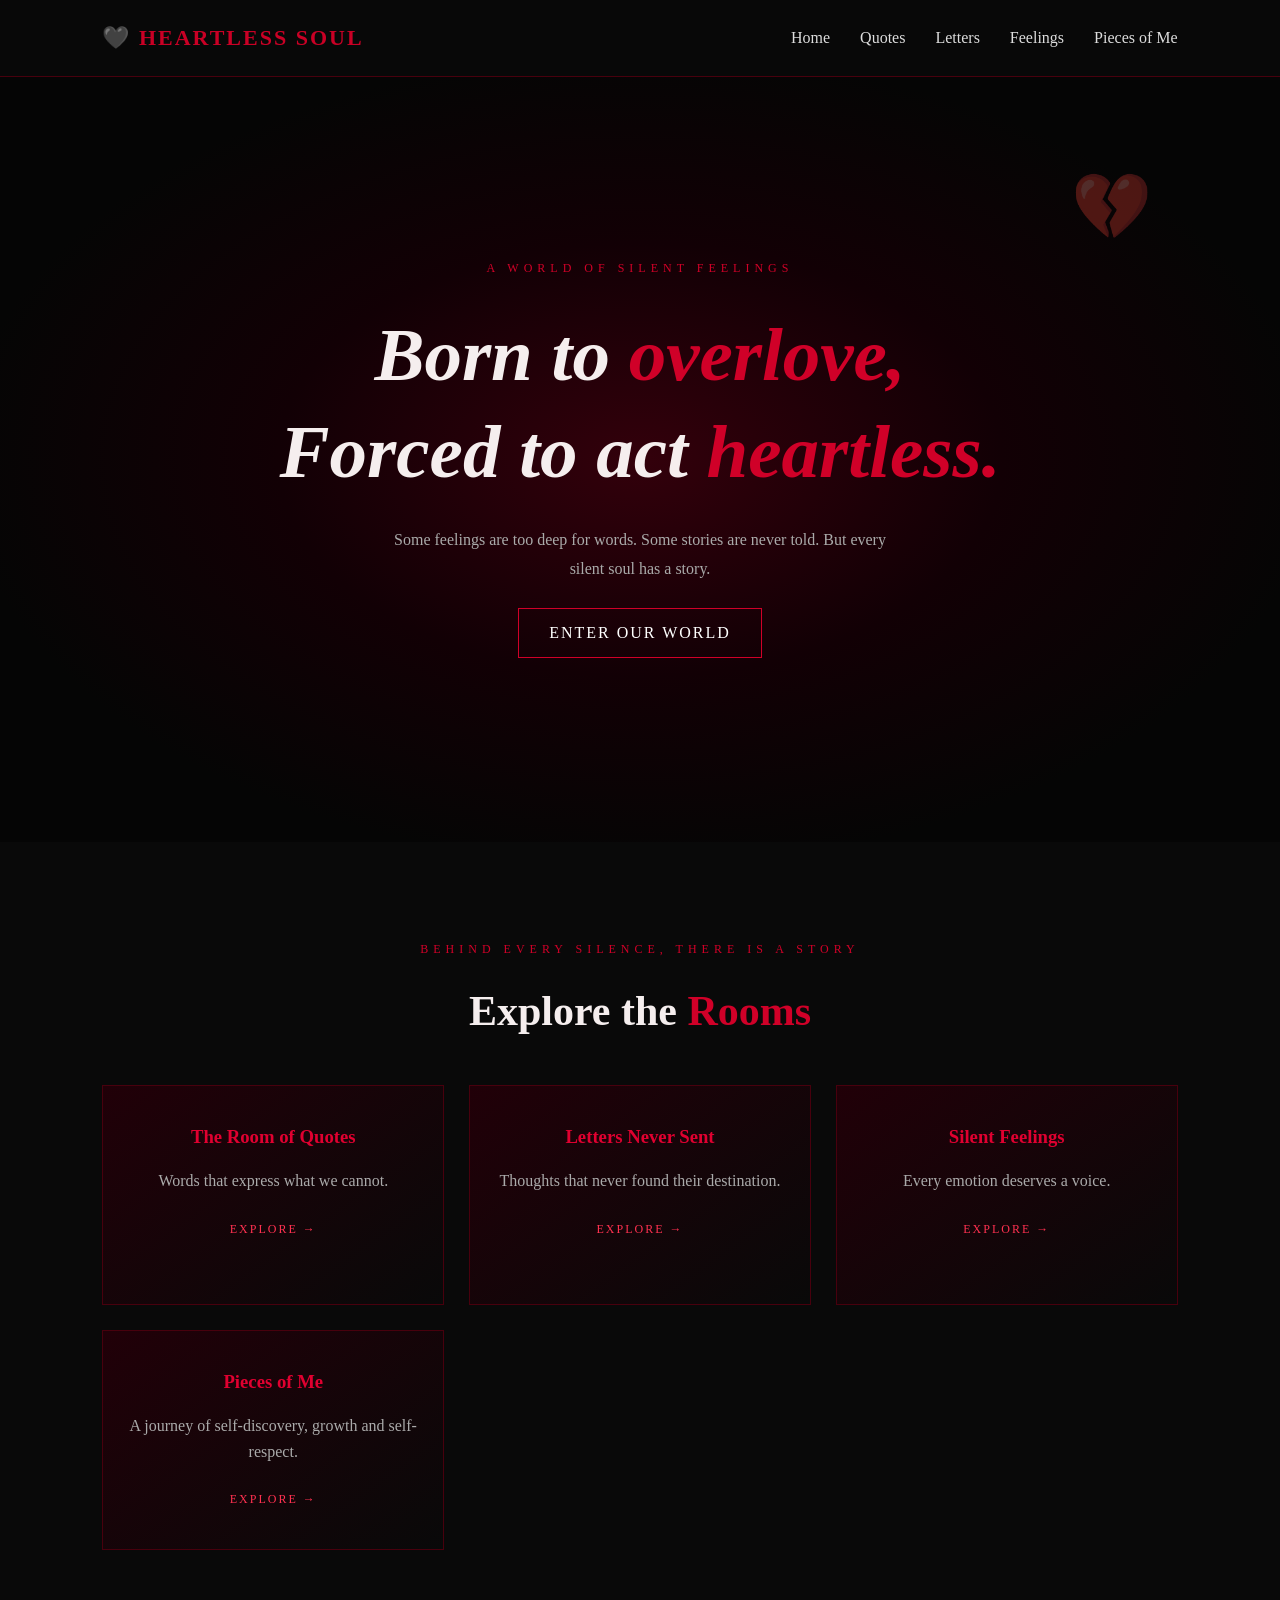
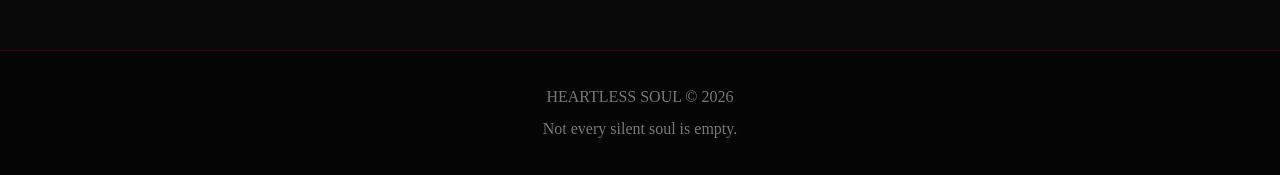
<file: index.html>
<!DOCTYPE html>
<html lang="en">
<head>
    <meta charset="UTF-8">
    <meta name="viewport" content="width=device-width, initial-scale=1.0">

    <title>Heartless Soul | A World of Silent Feelings</title>

    <link rel="stylesheet" href="style.css">
</head>

<body>

    <header>
        <a href="index.html" class="logo">
            🖤 HEARTLESS SOUL
        </a>

        <nav>
            <a href="index.html">Home</a>
            <a href="quotes.html">Quotes</a>
            <a href="letters.html">Letters</a>
            <a href="feelings.html">Feelings</a>
            <a href="pieces.html">Pieces of Me</a>
        </nav>
    </header>

    <main>

        <section class="hero">

            <p class="subtitle">A WORLD OF SILENT FEELINGS</p>

            <h1>
                Born to <span>overlove,</span><br>
                Forced to act <span>heartless.</span>
            </h1>

            <p class="description">
                Some feelings are too deep for words.
                Some stories are never told.
                But every silent soul has a story.
            </p>

            <a href="#explore" class="explore-btn">
                ENTER OUR WORLD
            </a>

            <div class="broken-heart">💔</div>

        </section>

        <section class="explore" id="explore">

            <p class="subtitle">BEHIND EVERY SILENCE, THERE IS A STORY</p>

            <h2>Explore the <span>Rooms</span></h2>

            <div class="rooms">

                <a href="quotes.html" class="room-card">
                    <h3>The Room of Quotes</h3>
                    <p>Words that express what we cannot.</p>
                    <span>EXPLORE →</span>
                </a>

                <a href="letters.html" class="room-card">
                    <h3>Letters Never Sent</h3>
                    <p>Thoughts that never found their destination.</p>
                    <span>EXPLORE →</span>
                </a>

                <a href="feelings.html" class="room-card">
                    <h3>Silent Feelings</h3>
                    <p>Every emotion deserves a voice.</p>
                    <span>EXPLORE →</span>
                </a>

<a href="pieces.html" class="room-card">
    <h3>Pieces of Me</h3>
    <p>A journey of self-discovery, growth and self-respect.</p>
    <span>EXPLORE →</span>
</a>



            </div>

        </section>

    </main>

    <footer>
        <p>HEARTLESS SOUL © 2026</p>
        <p>Not every silent soul is empty.</p>
    </footer>

    <script src="script.js"></script>

</body>
</html>
</file>
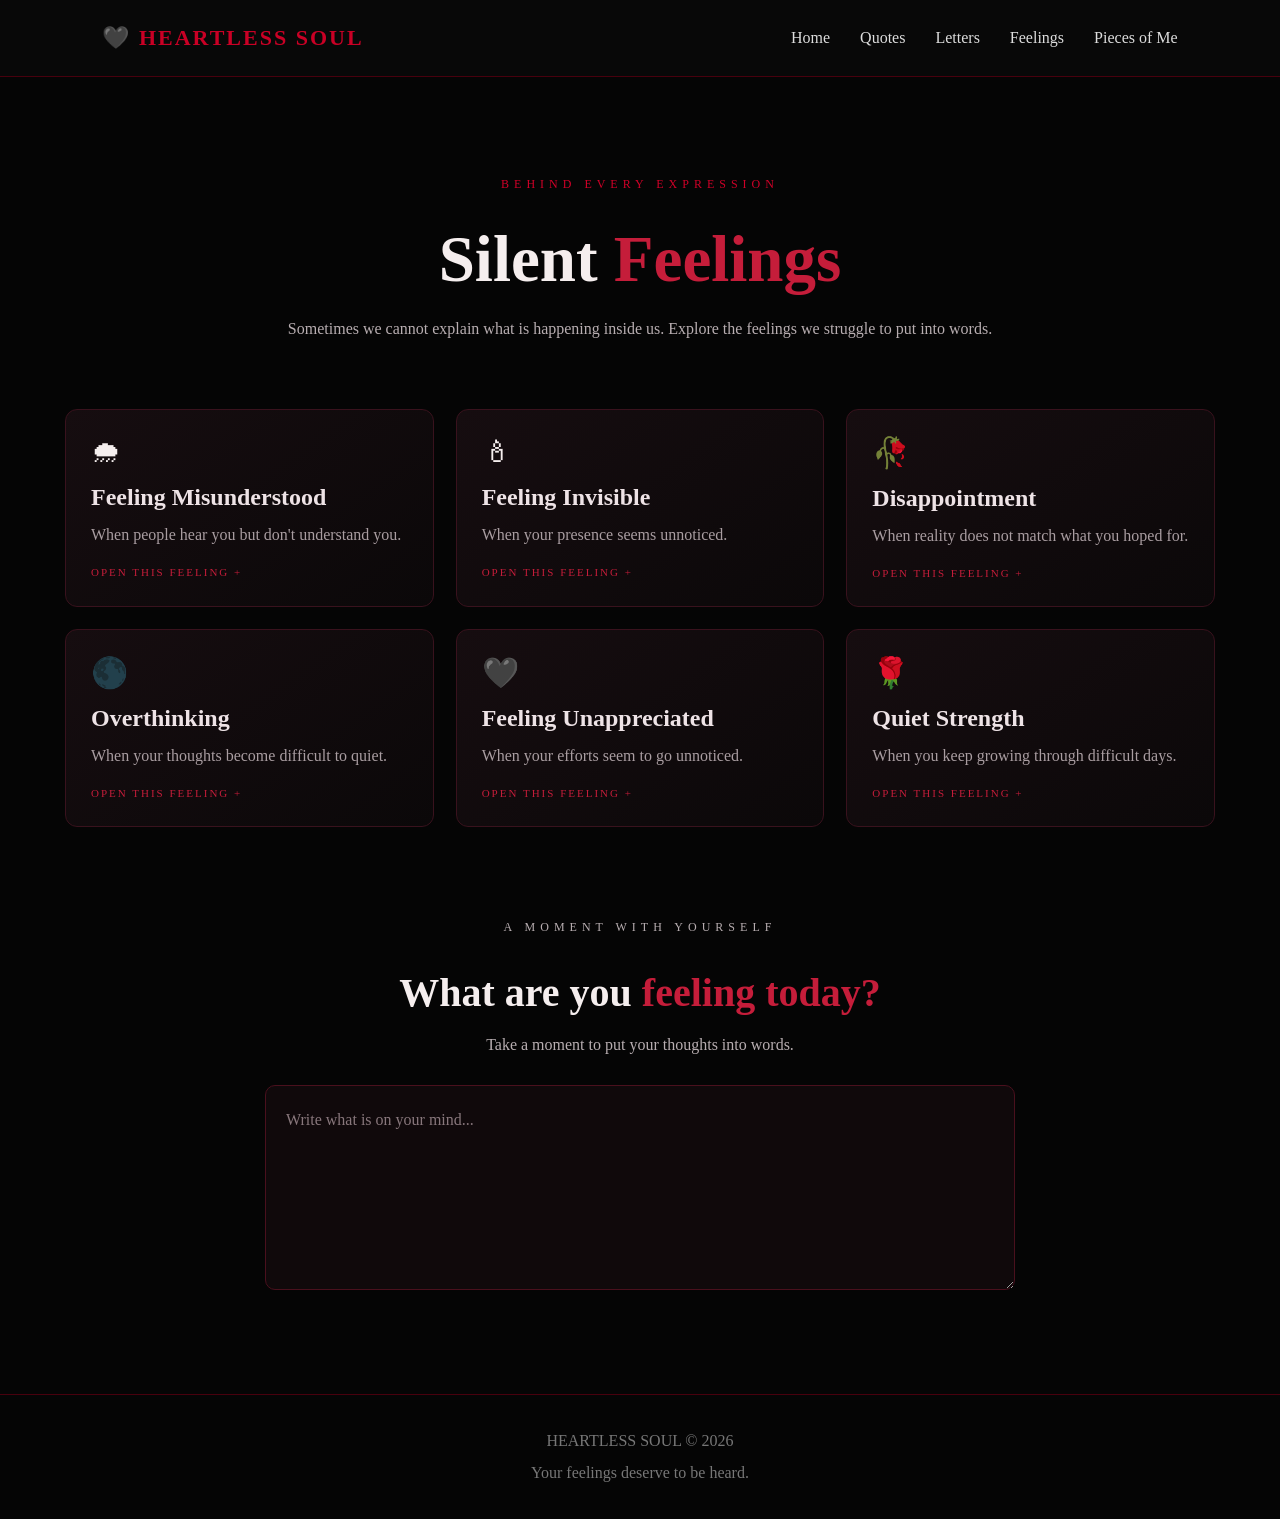
<file: feelings.html>
<!DOCTYPE html>
<html lang="en">
<head>
    <meta charset="UTF-8">
    <meta name="viewport" content="width=device-width, initial-scale=1.0">
    <title>Silent Feelings | Heartless Soul</title>
    <link rel="stylesheet" href="style.css">
</head>

<body class="feelings-page">

    <header>
        <a href="index.html" class="logo">🖤 HEARTLESS SOUL</a>

        <nav>
            <a href="index.html">Home</a>
            <a href="quotes.html">Quotes</a>
            <a href="letters.html">Letters</a>
            <a href="feelings.html">Feelings</a>
            <a href="pieces.html">Pieces of Me</a>
        </nav>
    </header>

    <main class="inner-page">

        <section class="page-intro">
            <p class="subtitle">BEHIND EVERY EXPRESSION</p>
            <h1>Silent <span>Feelings</span></h1>
            <p>
                Sometimes we cannot explain what is happening inside us.
                Explore the feelings we struggle to put into words.
            </p>
        </section>

        <section class="feeling-grid">

            <details class="feeling-card">
                <summary>
                    <span class="feeling-symbol">🌧</span>
                    <h2>Feeling Misunderstood</h2>
                    <p>When people hear you but don't understand you.</p>
                    <span class="reveal-label">OPEN THIS FEELING +</span>
                </summary>
                <div class="feeling-message">
                    <p>You do not have to explain every part of yourself to everyone. Being misunderstood does not make your feelings less valid.</p>
                </div>
            </details>

            <details class="feeling-card">
                <summary>
                    <span class="feeling-symbol">🕯</span>
                    <h2>Feeling Invisible</h2>
                    <p>When your presence seems unnoticed.</p>
                    <span class="reveal-label">OPEN THIS FEELING +</span>
                </summary>
                <div class="feeling-message">
                    <p>Your value is not measured by how much attention others give you. You matter, even when nobody notices your efforts.</p>
                </div>
            </details>

            <details class="feeling-card">
                <summary>
                    <span class="feeling-symbol">🥀</span>
                    <h2>Disappointment</h2>
                    <p>When reality does not match what you hoped for.</p>
                    <span class="reveal-label">OPEN THIS FEELING +</span>
                </summary>
                <div class="feeling-message">
                    <p>It is okay to feel disappointed. Give yourself time to understand what happened and decide what you want to do next.</p>
                </div>
            </details>

            <details class="feeling-card">
                <summary>
                    <span class="feeling-symbol">🌑</span>
                    <h2>Overthinking</h2>
                    <p>When your thoughts become difficult to quiet.</p>
                    <span class="reveal-label">OPEN THIS FEELING +</span>
                </summary>
                <div class="feeling-message">
                    <p>Not every question needs an answer tonight. Sometimes taking a break and focusing on the present is a good first step.</p>
                </div>
            </details>

            <details class="feeling-card">
                <summary>
                    <span class="feeling-symbol">🖤</span>
                    <h2>Feeling Unappreciated</h2>
                    <p>When your efforts seem to go unnoticed.</p>
                    <span class="reveal-label">OPEN THIS FEELING +</span>
                </summary>
                <div class="feeling-message">
                    <p>You deserve respect and appreciation. Remember to recognize your own effort, even when others forget to.</p>
                </div>
            </details>

            <details class="feeling-card">
                <summary>
                    <span class="feeling-symbol">🌹</span>
                    <h2>Quiet Strength</h2>
                    <p>When you keep growing through difficult days.</p>
                    <span class="reveal-label">OPEN THIS FEELING +</span>
                </summary>
                <div class="feeling-message">
                    <p>Strength is not pretending everything is fine. It can also mean asking for support, resting, and choosing to keep learning.</p>
                </div>
            </details>

        </section>

        <section class="reflection-section">
            <p class="subtitle">A MOMENT WITH YOURSELF</p>
            <h2>What are you <span>feeling today?</span></h2>
            <p>Take a moment to put your thoughts into words.</p>

            <textarea
                id="feelingReflection"
                placeholder="Write what is on your mind..."
                rows="6"
            ></textarea>
        </section>

    </main>

    <footer>
        <p>HEARTLESS SOUL © 2026</p>
        <p>Your feelings deserve to be heard.</p>
    </footer>

</body>
</html>
</file>
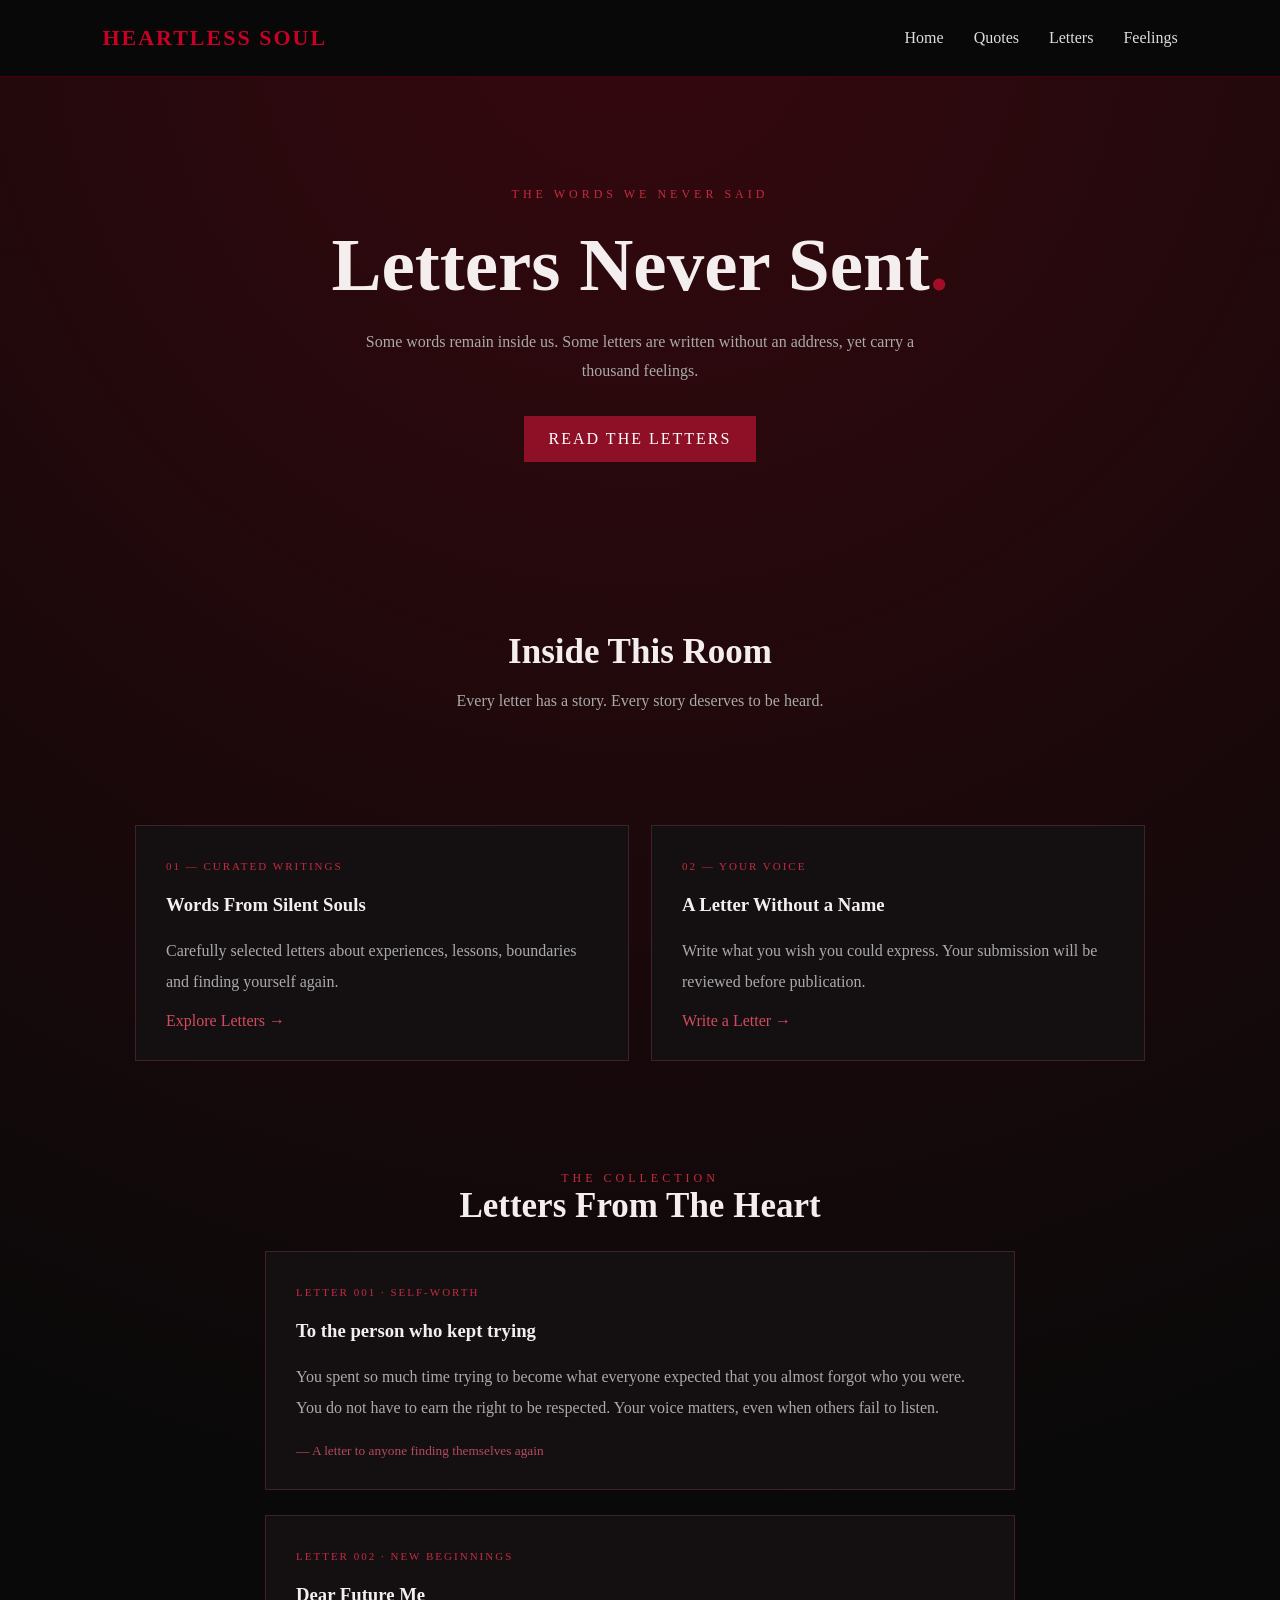
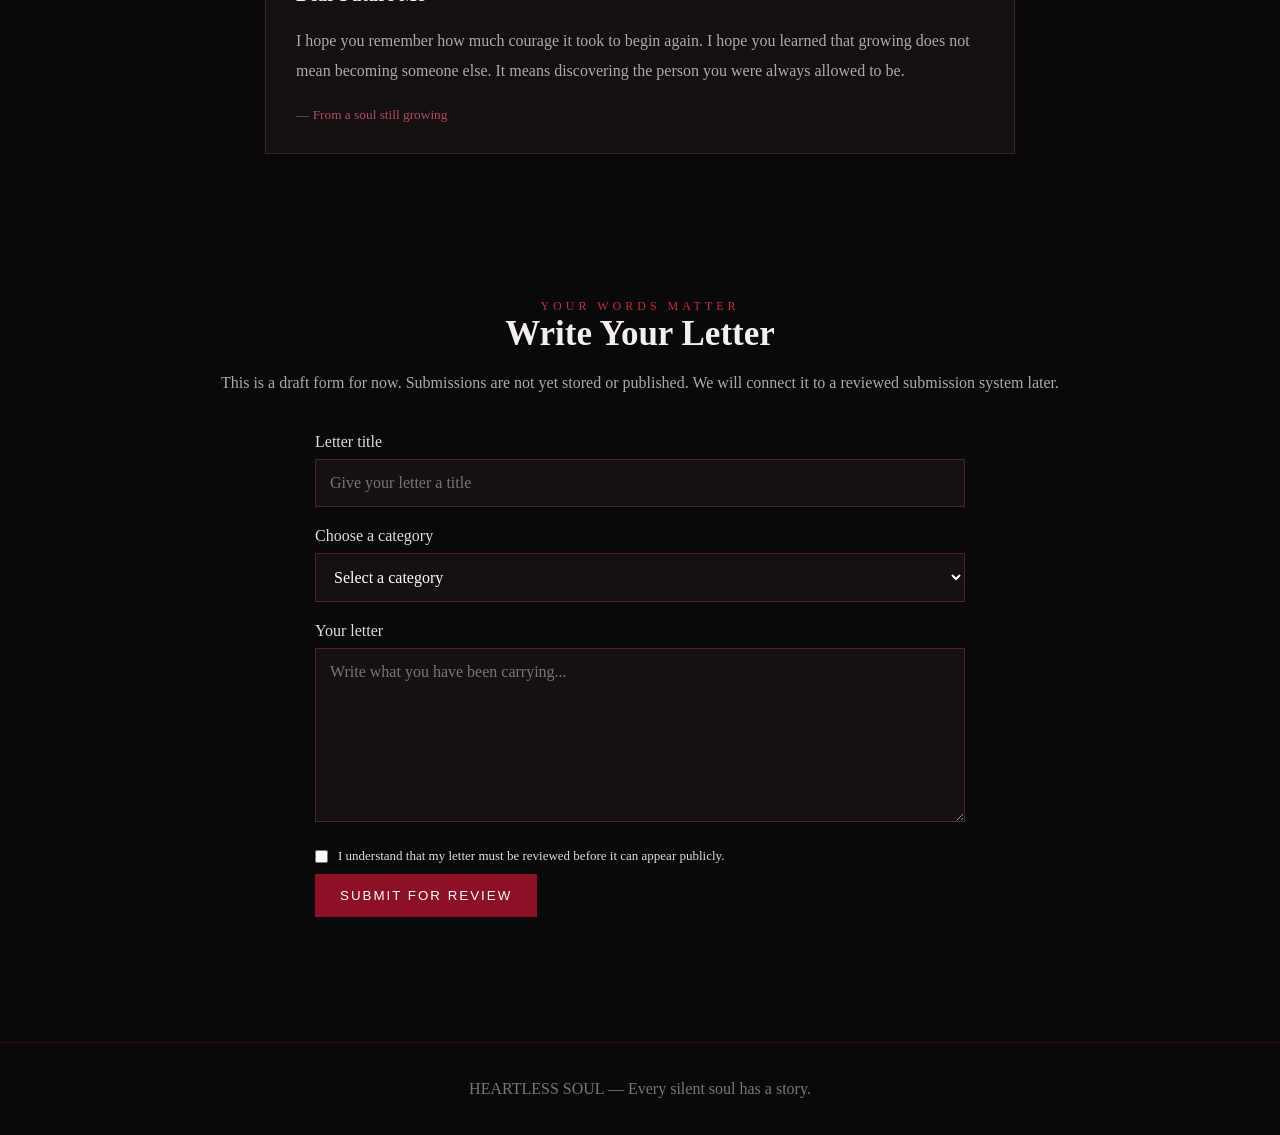
<file: letters.html>
<!DOCTYPE html>
<html lang="en">
<head>
    <meta charset="UTF-8">
    <meta name="viewport" content="width=device-width, initial-scale=1.0">
    <title>Letters Never Sent | Heartless Soul</title>
    <link rel="stylesheet" href="style.css">
</head>

<body class="letters-page">

    <header class="header">
        <a href="index.html" class="logo">HEARTLESS SOUL</a>

        <nav>
            <a href="index.html">Home</a>
            <a href="quotes.html">Quotes</a>
            <a href="letters.html">Letters</a>
            <a href="feelings.html">Feelings</a>
        </nav>
    </header>

    <main>
        <section class="letters-hero">
            <p class="eyebrow">THE WORDS WE NEVER SAID</p>
            <h1>Letters Never Sent<span>.</span></h1>
            <p>
                Some words remain inside us. Some letters are written
                without an address, yet carry a thousand feelings.
            </p>

            <a href="#letter-collection" class="letter-button">
                READ THE LETTERS
            </a>
        </section>

        <section class="letter-intro" id="letter-collection">
            <h2>Inside This Room</h2>
            <p>Every letter has a story. Every story deserves to be heard.</p>
        </section>

        <section class="letter-collections">
            <article class="letter-card">
                <span>01 — CURATED WRITINGS</span>
                <h3>Words From Silent Souls</h3>
                <p>
                    Carefully selected letters about experiences,
                    lessons, boundaries and finding yourself again.
                </p>
                <a href="#curated">Explore Letters →</a>
            </article>

            <article class="letter-card">
                <span>02 — YOUR VOICE</span>
                <h3>A Letter Without a Name</h3>
                <p>
                    Write what you wish you could express.
                    Your submission will be reviewed before publication.
                </p>
                <a href="#write-letter">Write a Letter →</a>
            </article>
        </section>

        <section class="curated-section" id="curated">
            <p class="eyebrow">THE COLLECTION</p>
            <h2>Letters From The Heart</h2>

            <article class="written-letter">
                <span>LETTER 001 · SELF-WORTH</span>
                <h3>To the person who kept trying</h3>
                <p>
                    You spent so much time trying to become what everyone
                    expected that you almost forgot who you were.
                    You do not have to earn the right to be respected.
                    Your voice matters, even when others fail to listen.
                </p>
                <small>— A letter to anyone finding themselves again</small>
            </article>

            <article class="written-letter">
                <span>LETTER 002 · NEW BEGINNINGS</span>
                <h3>Dear Future Me</h3>
                <p>
                    I hope you remember how much courage it took to begin
                    again. I hope you learned that growing does not mean
                    becoming someone else. It means discovering the person
                    you were always allowed to be.
                </p>
                <small>— From a soul still growing</small>
            </article>
        </section>

        <section class="write-section" id="write-letter">
            <p class="eyebrow">YOUR WORDS MATTER</p>
            <h2>Write Your Letter</h2>
            <p>
                This is a draft form for now. Submissions are not yet
                stored or published. We will connect it to a reviewed
                submission system later.
            </p>

            <form id="letterForm">
                <label for="letterTitle">Letter title</label>
                <input
                    type="text"
                    id="letterTitle"
                    placeholder="Give your letter a title"
                    maxlength="80"
                    required
                >

                <label for="letterCategory">Choose a category</label>
                <select id="letterCategory" required>
                    <option value="">Select a category</option>
                    <option>Self-worth</option>
                    <option>Friendship</option>
                    <option>Family</option>
                    <option>Being misunderstood</option>
                    <option>Growth</option>
                    <option>Hope</option>
                </select>

                <label for="letterText">Your letter</label>
                <textarea
                    id="letterText"
                    rows="8"
                    maxlength="3000"
                    placeholder="Write what you have been carrying..."
                    required
                ></textarea>

                <label class="consent">
                    <input type="checkbox" id="letterConsent" required>
                    I understand that my letter must be reviewed before
                    it can appear publicly.
                </label>

                <button type="submit">SUBMIT FOR REVIEW</button>
                <p id="letterMessage" aria-live="polite"></p>
            </form>
        </section>
    </main>

    <footer>
        <p>HEARTLESS SOUL — Every silent soul has a story.</p>
    </footer>

    <script src="script.js"></script>
</body>
</html>
</file>
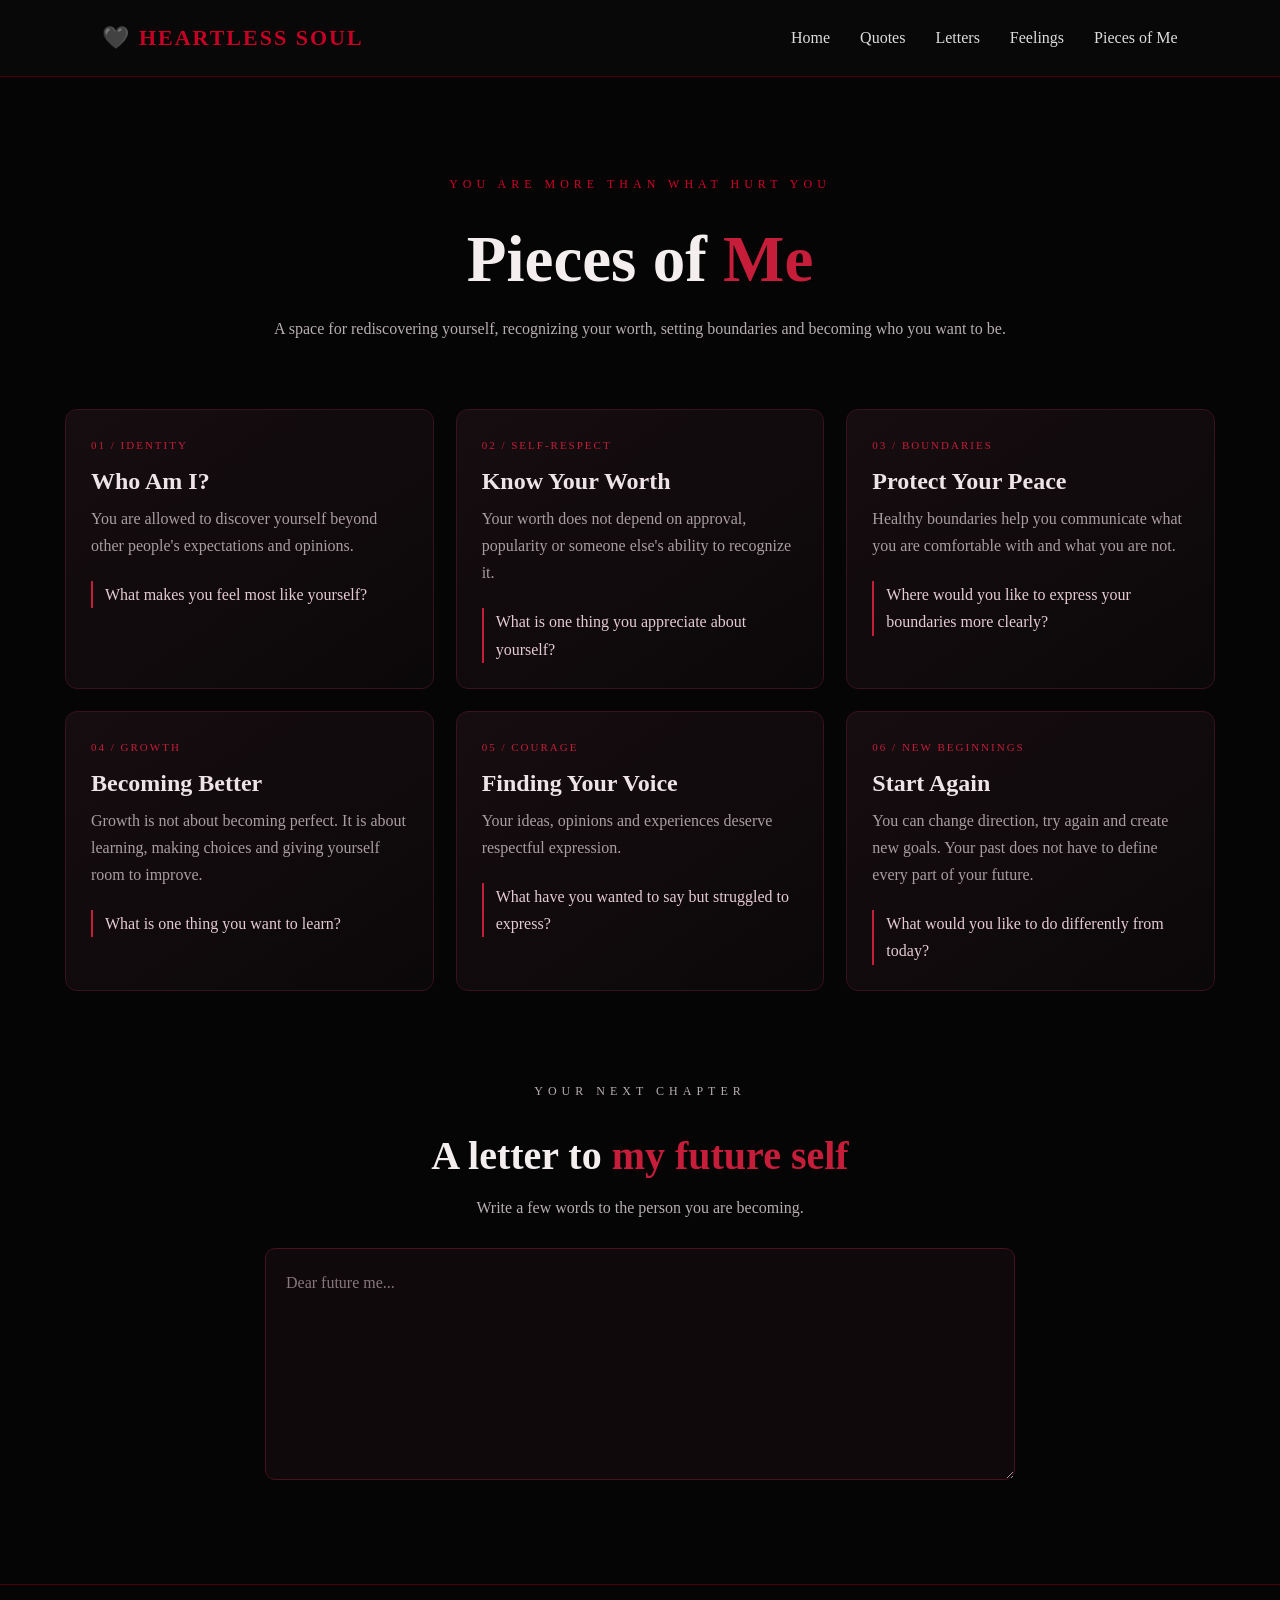
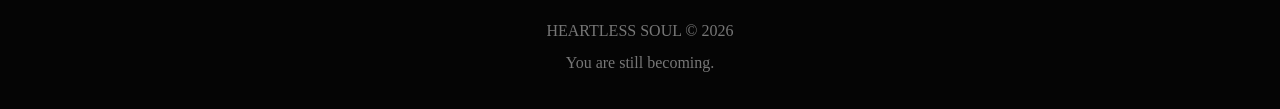
<file: pieces.html>
<!DOCTYPE html>
<html lang="en">
<head>
    <meta charset="UTF-8">
    <meta name="viewport" content="width=device-width, initial-scale=1.0">
    <title>Pieces of Me | Heartless Soul</title>
    <link rel="stylesheet" href="style.css">
</head>

<body class="pieces-page">

    <header>
        <a href="index.html" class="logo">🖤 HEARTLESS SOUL</a>

        <nav>
            <a href="index.html">Home</a>
            <a href="quotes.html">Quotes</a>
            <a href="letters.html">Letters</a>
            <a href="feelings.html">Feelings</a>
            <a href="pieces.html">Pieces of Me</a>
        </nav>
    </header>

    <main class="inner-page">

        <section class="page-intro">
            <p class="subtitle">YOU ARE MORE THAN WHAT HURT YOU</p>
            <h1>Pieces of <span>Me</span></h1>
            <p>
                A space for rediscovering yourself, recognizing your
                worth, setting boundaries and becoming who you want to be.
            </p>
        </section>

        <section class="pieces-grid">

            <article class="piece-card">
                <span>01 / IDENTITY</span>
                <h2>Who Am I?</h2>
                <p>
                    You are allowed to discover yourself beyond other
                    people's expectations and opinions.
                </p>
                <p class="piece-question">
                    What makes you feel most like yourself?
                </p>
            </article>

            <article class="piece-card">
                <span>02 / SELF-RESPECT</span>
                <h2>Know Your Worth</h2>
                <p>
                    Your worth does not depend on approval, popularity
                    or someone else's ability to recognize it.
                </p>
                <p class="piece-question">
                    What is one thing you appreciate about yourself?
                </p>
            </article>

            <article class="piece-card">
                <span>03 / BOUNDARIES</span>
                <h2>Protect Your Peace</h2>
                <p>
                    Healthy boundaries help you communicate what you
                    are comfortable with and what you are not.
                </p>
                <p class="piece-question">
                    Where would you like to express your boundaries more clearly?
                </p>
            </article>

            <article class="piece-card">
                <span>04 / GROWTH</span>
                <h2>Becoming Better</h2>
                <p>
                    Growth is not about becoming perfect. It is about
                    learning, making choices and giving yourself room
                    to improve.
                </p>
                <p class="piece-question">
                    What is one thing you want to learn?
                </p>
            </article>

            <article class="piece-card">
                <span>05 / COURAGE</span>
                <h2>Finding Your Voice</h2>
                <p>
                    Your ideas, opinions and experiences deserve
                    respectful expression.
                </p>
                <p class="piece-question">
                    What have you wanted to say but struggled to express?
                </p>
            </article>

            <article class="piece-card">
                <span>06 / NEW BEGINNINGS</span>
                <h2>Start Again</h2>
                <p>
                    You can change direction, try again and create
                    new goals. Your past does not have to define
                    every part of your future.
                </p>
                <p class="piece-question">
                    What would you like to do differently from today?
                </p>
            </article>

        </section>

        <section class="reflection-section">
            <p class="subtitle">YOUR NEXT CHAPTER</p>
            <h2>A letter to <span>my future self</span></h2>
            <p>
                Write a few words to the person you are becoming.
            </p>

            <textarea
                id="futureLetter"
                placeholder="Dear future me..."
                rows="7"
            ></textarea>
        </section>

    </main>

    <footer>
        <p>HEARTLESS SOUL © 2026</p>
        <p>You are still becoming.</p>
    </footer>

</body>
</html>
</file>
<file: style.css>
* {
    margin: 0;
    padding: 0;
    box-sizing: border-box;
}

html {
    scroll-behavior: smooth;
}

body {
    background: #050505;
    color: #f5eeee;
    font-family: Georgia, serif;
}

/* NAVIGATION */

header {
    display: flex;
    justify-content: space-between;
    align-items: center;
    padding: 25px 8%;
    border-bottom: 1px solid #48000d;
    background: #080808;
}

.logo {
    color: #c90025;
    text-decoration: none;
    font-size: 22px;
    font-weight: bold;
    letter-spacing: 2px;
}

nav {
    display: flex;
    gap: 30px;
}

nav a {
    color: #ddd;
    text-decoration: none;
    transition: 0.3s;
}

nav a:hover {
    color: #ff173d;
}

/* HERO SECTION */

.hero {
    min-height: 85vh;
    display: flex;
    flex-direction: column;
    align-items: center;
    justify-content: center;
    text-align: center;
    padding: 50px 20px;

    background:
        radial-gradient(
            ellipse at center,
            #33000b 0%,
            #120005 40%,
            #050505 75%
        );
    position: relative;
    overflow: hidden;
}

.subtitle {
    color: #d00028;
    letter-spacing: 5px;
    font-size: 12px;
    margin-bottom: 30px;
}

.hero h1 {
    font-size: clamp(35px, 6vw, 75px);
    line-height: 1.3;
    font-style: italic;
}

.hero h1 span,
.explore h2 span {
    color: #d00028;
}

.description {
    color: #aaa;
    max-width: 500px;
    line-height: 1.8;
    margin: 25px 0;
}

.explore-btn {
    padding: 15px 30px;
    border: 1px solid #d00028;
    color: white;
    text-decoration: none;
    letter-spacing: 2px;
    transition: 0.3s;
}

.explore-btn:hover {
    background: #b00020;
    box-shadow: 0 0 25px #b00020;
}

.broken-heart {
    position: absolute;
    top: 12%;
    right: 10%;
    font-size: 65px;
    opacity: 0.3;
    animation: float 4s infinite ease-in-out;
}

@keyframes float {
    0%, 100% {
        transform: translateY(0);
    }

    50% {
        transform: translateY(-15px);
    }
}

/* EXPLORE ROOMS */

.explore {
    padding: 100px 8%;
    text-align: center;
    background: #090909;
}

.explore h2 {
    font-size: 42px;
    margin-bottom: 50px;
}

.rooms {
    display: grid;
    grid-template-columns: repeat(3, 1fr);
    gap: 25px;
}

.room-card {
    text-decoration: none;
    color: white;
    padding: 40px 25px;
    background: linear-gradient(145deg, #210008, #090909);
    border: 1px solid #48000d;
    min-height: 220px;
    transition: 0.4s;
}

.room-card:hover {
    transform: translateY(-10px);
    border-color: #e00030;
    box-shadow: 0 0 20px #48000d;
}

.room-card h3 {
    color: #e00030;
    margin-bottom: 20px;
}

.room-card p {
    color: #aaa;
    line-height: 1.6;
    margin-bottom: 25px;
}

.room-card span {
    color: #ff3150;
    font-size: 12px;
    letter-spacing: 2px;
}

/* FOOTER */

footer {
    text-align: center;
    padding: 30px;
    color: #777;
    border-top: 1px solid #48000d;
    line-height: 2;
}

/* MOBILE RESPONSIVENESS */

@media (max-width: 700px) {
    header {
        flex-direction: column;
        gap: 20px;
    }

    nav {
        gap: 15px;
        flex-wrap: wrap;
        justify-content: center;
    }

    .rooms {
        grid-template-columns: 1fr;
    }
}
/* =================================
   HEARTLESS SOUL - QUOTE ROOM
================================= */

.quotes-page {
    background:
        radial-gradient(ellipse at 50% 10%, #26000a, #050505 65%);
    min-height: 100vh;
}

.quote-room {
    padding: 75px 7%;
    min-height: 100vh;
}

.quote-intro {
    text-align: center;
    margin-bottom: 55px;
}

.quote-intro h1 {
    font-size: clamp(35px, 5vw, 60px);
    margin-bottom: 20px;
}

.quote-intro h1 span {
    color: #d00028;
}

.quote-intro > p:last-child {
    color: #aaa;
    line-height: 1.8;
}

/* CATEGORY FILTERS */

.quote-filters {
    display: flex;
    flex-wrap: wrap;
    justify-content: center;
    gap: 12px;
    margin-bottom: 25px;
}

.filter-btn {
    padding: 11px 19px;
    border: 1px solid #570014;
    background: #100006;
    color: #ddd;
    cursor: pointer;
    border-radius: 25px;
    transition: 0.3s;
}

.filter-btn:hover,
.filter-btn.active {
    background: #a90025;
    border-color: #e00030;
    color: white;
}

.quote-count {
    text-align: center;
    color: #888;
    margin: 25px 0;
    font-size: 13px;
}

/* QUOTE CARDS */

.quote-grid {
    display: grid;
    grid-template-columns: repeat(3, 1fr);
    gap: 25px;
}

.quote-card {
    position: relative;
    min-height: 245px;
    padding: 30px;
    display: flex;
    flex-direction: column;
    justify-content: space-between;
    text-align: left;
    color: white;
    border: 1px solid #721025;
    border-radius: 8px;
    overflow: hidden;
    cursor: pointer;
    transition: 0.35s;
    isolation: isolate;
}

.quote-card::before {
    content: "";
    position: absolute;
    inset: 0;
    background:
        linear-gradient(135deg,
        transparent 35%,
        #ff002222 50%,
        transparent 65%);
    z-index: -1;
}

.quote-card:hover {
    transform: translateY(-8px);
    border-color: #ff1744;
    box-shadow: 0 0 25px #b0002044;
}

.card-category {
    color: #ff637e;
    font-size: 11px;
    letter-spacing: 2px;
    text-transform: uppercase;
}

.card-quote {
    font-size: 23px;
    line-height: 1.5;
    font-style: italic;
}

.card-hint {
    color: #bbb;
    font-size: 11px;
    letter-spacing: 2px;
}

/* FULL SCREEN MODAL */

.quote-modal {
    position: fixed;
    inset: 0;
    background: #020202;
    z-index: 1000;
    display: none;
    flex-direction: column;
    align-items: center;
    justify-content: center;
    padding: 60px 20px 30px;
}

.quote-modal.show {
    display: flex;
}

.close-modal {
    position: absolute;
    top: 20px;
    right: 35px;
    background: none;
    color: white;
    border: none;
    font-size: 45px;
    cursor: pointer;
}

.quote-poster {
    width: min(700px, 90vw);
    min-height: min(650px, 65vh);
    padding: 65px 40px;
    display: flex;
    flex-direction: column;
    justify-content: center;
    align-items: center;
    text-align: center;
    gap: 35px;
    border: 1px solid #c00030;
    background:
        radial-gradient(circle at 20% 20%, #680019, transparent 45%),
        radial-gradient(circle at 80% 80%, #39000e, transparent 50%),
        linear-gradient(145deg, #180006, #030303 75%);
    position: relative;
    overflow: hidden;
}

.quote-poster::before,
.quote-poster::after {
    content: "✧";
    position: absolute;
    color: #e00030;
    font-size: 90px;
    opacity: 0.2;
}

.quote-poster::before {
    top: 15px;
    left: 25px;
}

.quote-poster::after {
    bottom: 15px;
    right: 25px;
}

.poster-brand {
    color: #e00030;
    letter-spacing: 5px;
    font-size: 13px;
}

.poster-category {
    color: #ff607c;
    letter-spacing: 4px;
    font-size: 12px;
    text-transform: uppercase;
}

.quote-poster h2 {
    font-size: clamp(25px, 4vw, 43px);
    line-height: 1.5;
    font-style: italic;
    font-weight: normal;
}

.poster-divider {
    color: #e00030;
    font-size: 25px;
}

.poster-footer {
    color: #999;
    letter-spacing: 3px;
    font-size: 10px;
}

.save-quote {
    margin-top: 25px;
    background: #a90025;
    color: white;
    border: none;
    padding: 15px 30px;
    cursor: pointer;
    letter-spacing: 2px;
    transition: 0.3s;
}

.save-quote:hover {
    background: #e00030;
    box-shadow: 0 0 20px #b00020;
}

@media (max-width: 850px) {
    .quote-grid {
        grid-template-columns: repeat(2, 1fr);
    }
}

@media (max-width: 550px) {
    .quote-grid {
        grid-template-columns: 1fr;
    }

    .quote-room {
        padding: 50px 5%;
    }

    .quote-poster {
        padding: 40px 20px;
    }
}

/* LETTERS NEVER SENT */

.letters-page {
    background:
        radial-gradient(circle at top, #35080e, #090909 55%);
}

.letters-hero {
    text-align: center;
    padding: 110px 20px 80px;
}

.eyebrow {
    color: #c52b40;
    letter-spacing: 4px;
    font-size: 12px;
}

.letters-hero h1 {
    font-size: clamp(42px, 7vw, 75px);
    margin: 20px 0;
}

.letters-hero h1 span {
    color: #a20e27;
}

.letters-hero > p:not(.eyebrow) {
    color: #aaa;
    max-width: 600px;
    margin: 0 auto 30px;
    line-height: 1.8;
}

.letter-button,
.write-section button {
    display: inline-block;
    background: #8d1026;
    color: white;
    border: none;
    padding: 14px 25px;
    text-decoration: none;
    cursor: pointer;
    letter-spacing: 2px;
    transition: 0.3s;
}

.letter-button:hover,
.write-section button:hover {
    background: #c21e39;
    transform: translateY(-3px);
}

.letter-intro,
.curated-section,
.write-section {
    max-width: 950px;
    margin: 60px auto;
    padding: 30px 22px;
    text-align: center;
}

.letter-intro h2,
.curated-section h2,
.write-section h2 {
    font-size: 35px;
    margin-bottom: 15px;
}

.letter-intro p,
.write-section > p:not(.eyebrow) {
    color: #aaa;
    line-height: 1.8;
}

.letter-collections {
    max-width: 1050px;
    margin: 30px auto;
    padding: 20px;
    display: grid;
    grid-template-columns: repeat(auto-fit, minmax(260px, 1fr));
    gap: 22px;
}

.letter-card,
.written-letter {
    background: #141012;
    border: 1px solid #40202a;
    padding: 30px;
    text-align: left;
    transition: 0.3s;
}

.letter-card:hover,
.written-letter:hover {
    border-color: #a51b35;
    transform: translateY(-5px);
}

.letter-card span,
.written-letter span {
    color: #c52b40;
    font-size: 11px;
    letter-spacing: 2px;
}

.letter-card h3,
.written-letter h3 {
    margin: 20px 0;
}

.letter-card p,
.written-letter p {
    color: #aaa;
    line-height: 1.9;
}

.letter-card a {
    display: inline-block;
    margin-top: 15px;
    color: #d34b60;
    text-decoration: none;
}

.written-letter {
    max-width: 750px;
    margin: 25px auto;
}

.written-letter small {
    display: block;
    margin-top: 20px;
    color: #b34b5c;
}

.write-section form {
    max-width: 650px;
    margin: 35px auto;
    text-align: left;
}

.write-section label {
    display: block;
    margin: 20px 0 8px;
    color: #ddd;
}

.write-section input:not([type="checkbox"]),
.write-section select,
.write-section textarea {
    width: 100%;
    padding: 14px;
    background: #151113;
    color: white;
    border: 1px solid #51202c;
    outline: none;
    font: inherit;
}

.write-section input:focus,
.write-section select:focus,
.write-section textarea:focus {
    border-color: #c52b40;
}

.write-section textarea {
    resize: vertical;
}

.write-section .consent {
    display: flex;
    align-items: flex-start;
    gap: 10px;
    line-height: 1.6;
    font-size: 13px;
}

.write-section .consent input {
    margin-top: 4px;
}

#letterMessage {
    color: #d34b60;
    margin-top: 15px;
}
/* =================================
   QUOTE SEARCH BAR
================================= */

.quote-search {
    width: 90%;
    max-width: 650px;
    margin: 35px auto;
    display: flex;
    align-items: center;
    gap: 12px;
    padding: 15px 20px;

    background: #10090b;
    border: 1px solid #4a101d;
    border-radius: 40px;

    transition: 0.3s ease;
}

.quote-search:focus-within {
    border-color: #c51d3a;
    box-shadow: 0 0 20px rgba(197, 29, 58, 0.2);
}

.quote-search input {
    flex: 1;
    background: transparent;
    border: none;
    outline: none;
    color: white;
    font-size: 15px;
    min-width: 0;
}

.quote-search input::placeholder {
    color: #88777c;
}

.search-icon {
    color: #c51d3a;
    font-size: 25px;
}

#clearSearch {
    background: transparent;
    border: none;
    color: #c51d3a;
    font-size: 25px;
    cursor: pointer;
    transition: 0.3s;
}

#clearSearch:hover {
    color: white;
    transform: rotate(90deg);
}
/* =================================
   FEELINGS AND PIECES OF ME
================================= */

.inner-page {
    width: 90%;
    max-width: 1150px;
    margin: auto;
    padding: 70px 0;
}

.page-intro {
    text-align: center;
    max-width: 750px;
    margin: 30px auto 65px;
}

.page-intro h1 {
    font-size: clamp(38px, 6vw, 65px);
    margin: 18px 0;
}

.page-intro h1 span,
.reflection-section h2 span {
    color: #c51d3a;
}

.page-intro > p:last-child,
.reflection-section > p {
    color: #b8aeb1;
    line-height: 1.8;
}

/* FEELINGS */

.feeling-grid,
.pieces-grid {
    display: grid;
    grid-template-columns: repeat(3, minmax(0, 1fr));
    gap: 22px;
}

.feeling-card,
.piece-card {
    background: linear-gradient(145deg, #160d10, #0b0809);
    border: 1px solid #39121d;
    border-radius: 12px;
    padding: 25px;
    transition: 0.3s ease;
}

.feeling-card:hover,
.piece-card:hover {
    transform: translateY(-5px);
    border-color: #c51d3a;
    box-shadow: 0 10px 30px rgba(197, 29, 58, 0.12);
}

.feeling-card summary {
    cursor: pointer;
    list-style: none;
}

.feeling-card summary::-webkit-details-marker {
    display: none;
}

.feeling-symbol {
    font-size: 30px;
}

.feeling-card h2,
.piece-card h2 {
    color: #eee3e6;
    margin: 15px 0 10px;
}

.feeling-card summary p,
.piece-card > p {
    color: #a99da1;
    line-height: 1.7;
}

.reveal-label {
    display: inline-block;
    margin-top: 18px;
    color: #c51d3a;
    font-size: 11px;
    letter-spacing: 2px;
}

.feeling-card[open] .reveal-label {
    color: #eee3e6;
}

.feeling-message {
    border-top: 1px solid #49202a;
    margin-top: 20px;
    padding-top: 15px;
    color: #d0c2c6;
    line-height: 1.8;
    animation: revealMessage 0.35s ease;
}

@keyframes revealMessage {
    from {
        opacity: 0;
        transform: translateY(8px);
    }
    to {
        opacity: 1;
        transform: translateY(0);
    }
}

/* PIECES OF ME */

.piece-card > span {
    color: #c51d3a;
    font-size: 11px;
    letter-spacing: 2px;
}

.piece-card .piece-question {
    border-left: 2px solid #c51d3a;
    padding-left: 12px;
    color: #e5cbd2;
    margin-top: 22px;
}

/* REFLECTION AREAS */

.reflection-section {
    text-align: center;
    max-width: 750px;
    margin: 90px auto 30px;
}

.reflection-section h2 {
    font-size: clamp(27px, 4vw, 40px);
    margin: 15px 0;
}

.reflection-section textarea {
    width: 100%;
    margin-top: 25px;
    padding: 20px;
    background: #10090b;
    border: 1px solid #4a101d;
    border-radius: 10px;
    color: white;
    font: inherit;
    line-height: 1.7;
    resize: vertical;
    outline: none;
}

.reflection-section textarea:focus {
    border-color: #c51d3a;
    box-shadow: 0 0 18px rgba(197, 29, 58, 0.15);
}

.reflection-section textarea::placeholder {
    color: #88777c;
}

/* RESPONSIVE LAYOUT */

@media (max-width: 800px) {
    .feeling-grid,
    .pieces-grid {
        grid-template-columns: repeat(2, minmax(0, 1fr));
    }
}

@media (max-width: 550px) {
    .feeling-grid,
    .pieces-grid {
        grid-template-columns: 1fr;
    }

    .inner-page {
        padding: 40px 0;
    }

    .page-intro {
        margin-bottom: 40px;
    }
}

/* =================================
   HEARTLESS SOUL - PAGE ANIMATIONS
================================= */

body {
    animation: pageEntrance 0.8s ease both;
}

@keyframes pageEntrance {
    from {
        opacity: 0;
        transform: translateY(12px);
    }

    to {
        opacity: 1;
        transform: translateY(0);
    }
}

/* Smooth interactive elements */

a,
button,
.room-card,
.feeling-card,
.piece-card {
    transition: all 0.3s ease;
}

/* Respect reduced-motion preferences */

@media (prefers-reduced-motion: reduce) {
    body {
        animation: none;
    }

    *,
    *::before,
    *::after {
        scroll-behavior: auto !important;
        transition-duration: 0.01ms !important;
    }
}
</file>
